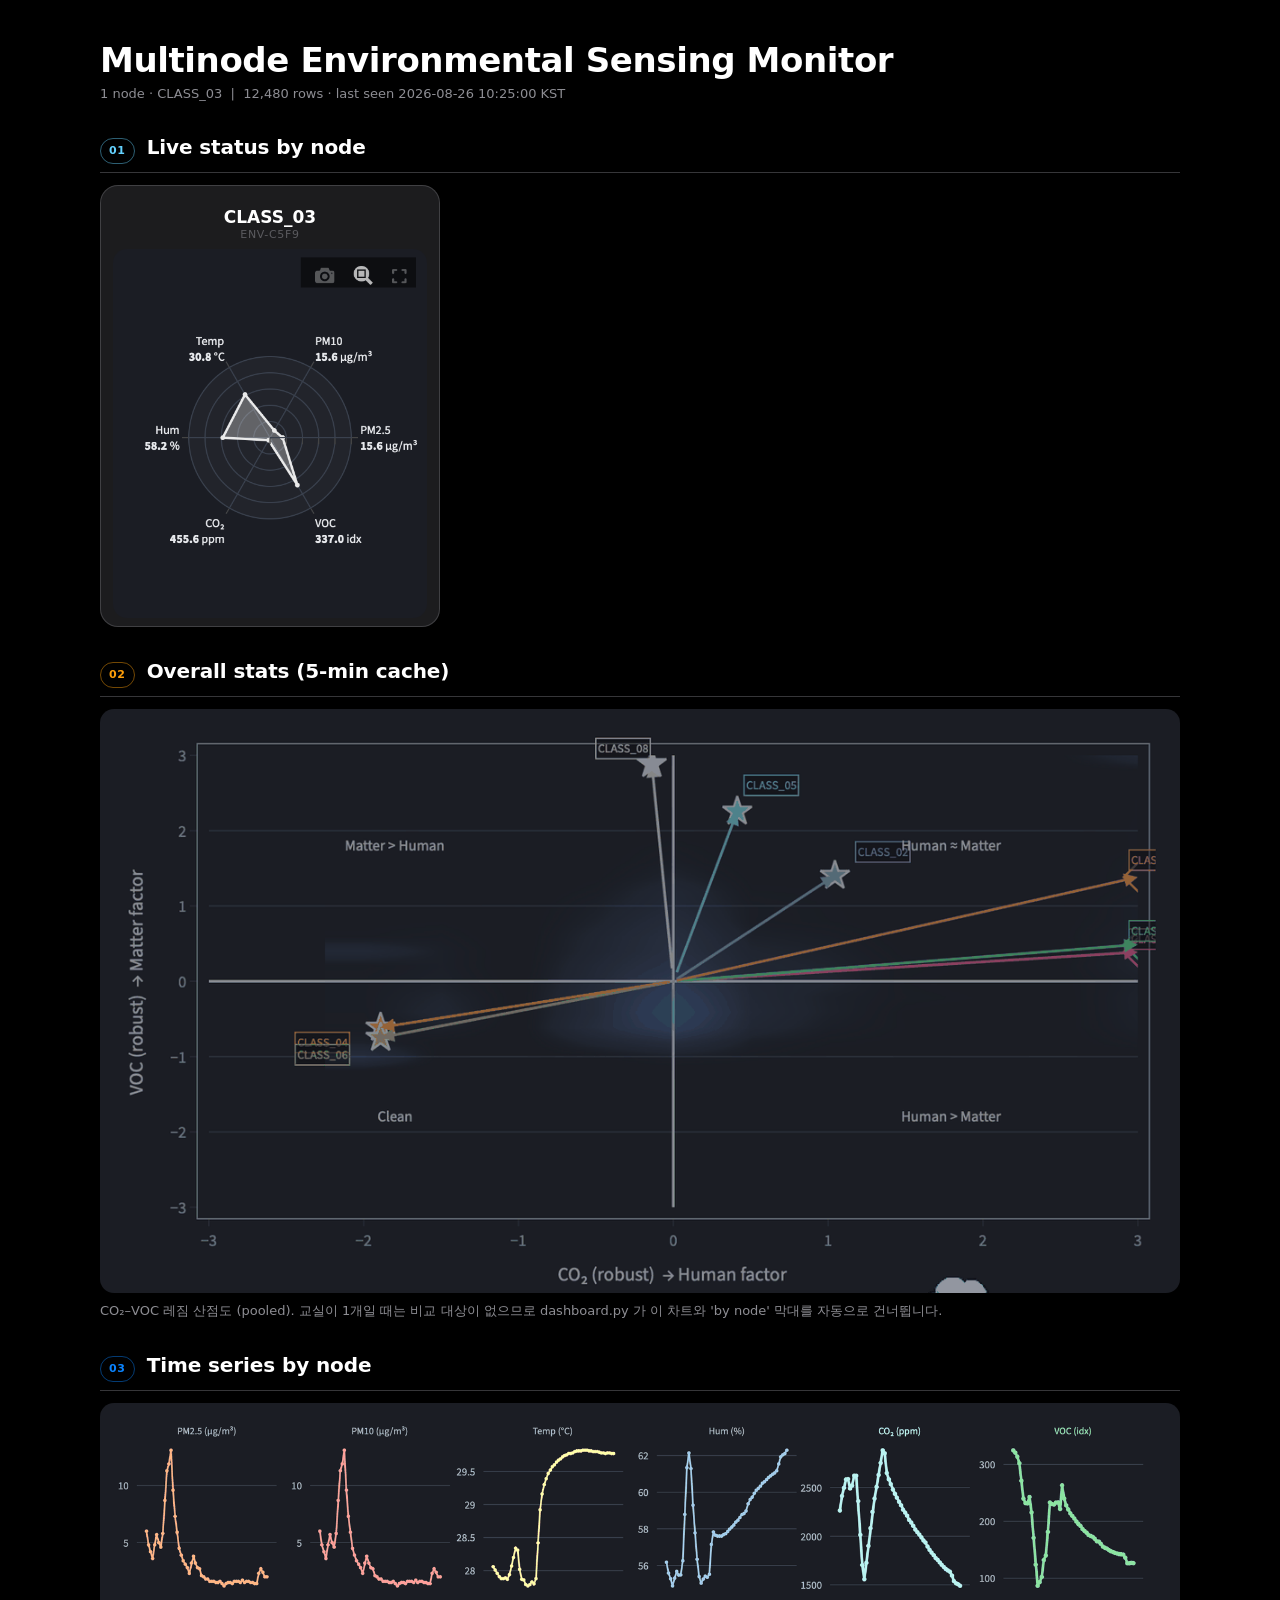
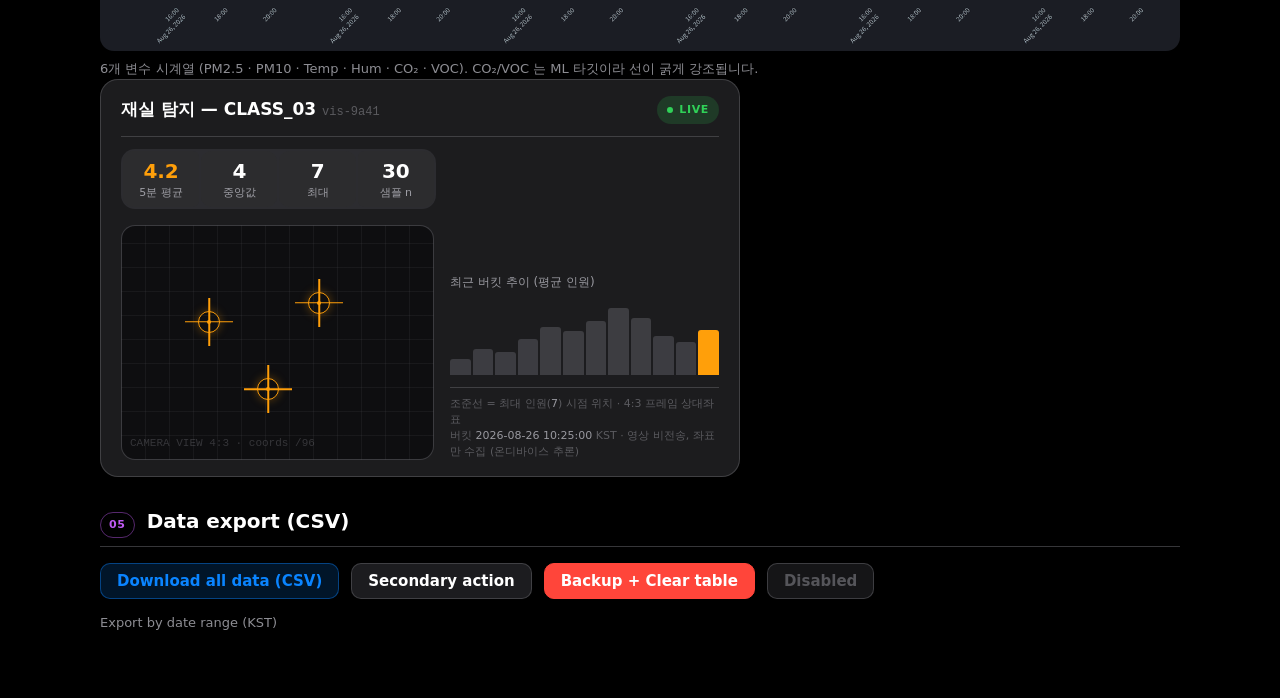
<file: docs/preview.html>
<!DOCTYPE html>
<html lang="ko">
<head>
<meta charset="utf-8">
<meta name="viewport" content="width=device-width, initial-scale=1">
<title>Sensing Monitor — design preview</title>
<!-- 이 파일은 tokens.css / app.css / vision_panel.css 를 인라인으로 복사한
     단독 실행용 프리뷰입니다. CSS를 수정하면 이 파일도 다시 만들어야 합니다.
     (실제 대시보드는 static/*.css 원본만 사용합니다) -->
<style>
/* ===== tokens.css ===== */
/* ============================================================
   tokens.css — Apple HIG design tokens (Dark appearance)
   단일 소스: app.css / vision_panel.css 모두 이 파일을 앞에 붙여 사용.
   Plotly 색상은 CSS를 읽지 못하므로 dashboard.py의 SYS dict가
   아래 시스템 컬러 값을 그대로 미러링한다. 값 변경 시 양쪽 동기화 필요.
   ============================================================ */

:root {
  /* ── System colors (iOS/macOS Dark) ───────────────────────── */
  --sys-blue:    #0A84FF;
  --sys-green:   #30D158;
  --sys-indigo:  #5E5CE6;
  --sys-mint:    #63E6E2;
  --sys-orange:  #FF9F0A;
  --sys-pink:    #FF375F;
  --sys-purple:  #BF5AF2;
  --sys-red:     #FF453A;
  --sys-teal:    #64D2FF;
  --sys-yellow:  #FFD60A;
  --sys-brown:   #AC8E68;
  --sys-gray:    #98989D;

  /* ── Backgrounds (grouped, dark) ──────────────────────────── */
  --bg-base:       #000000;
  --bg-elevated:   #1C1C1E;
  --bg-elevated-2: #2C2C2E;
  --bg-elevated-3: #3A3A3C;

  /* ── Fills (컨트롤 배경) ──────────────────────────────────── */
  --fill-primary:    rgba(120, 120, 128, 0.36);
  --fill-secondary:  rgba(120, 120, 128, 0.32);
  --fill-tertiary:   rgba(118, 118, 128, 0.24);
  --fill-quaternary: rgba(116, 116, 128, 0.18);

  /* ── Labels (vibrancy hierarchy) ──────────────────────────── */
  --label-primary:    #FFFFFF;
  --label-secondary:  rgba(235, 235, 245, 0.60);
  --label-tertiary:   rgba(235, 235, 245, 0.30);
  --label-quaternary: rgba(235, 235, 245, 0.18);

  /* ── Separators ───────────────────────────────────────────── */
  --separator:        rgba(84, 84, 88, 0.65);
  --separator-opaque: #38383A;

  /* ── Materials (반투명 + 블러) ─────────────────────────────── */
  --material-thin:    rgba(44, 44, 46, 0.62);
  --material-regular: rgba(28, 28, 30, 0.78);
  --material-thick:   rgba(28, 28, 30, 0.92);
  --material-blur:    saturate(180%) blur(20px);

  /* ── Typography — SF Pro 우선, 한글은 Apple SD Gothic Neo ──── */
  --font-text: -apple-system, BlinkMacSystemFont, "SF Pro Text", "SF Pro Display",
               "Apple SD Gothic Neo", "Pretendard Variable", Pretendard,
               "Malgun Gothic", system-ui, sans-serif;
  --font-mono: ui-monospace, "SF Mono", SFMono-Regular, Menlo, monospace;

  /* HIG 타입 스케일: size / line-height / tracking */
  --t-large-title: 34px;  --lh-large-title: 41px;  --tr-large-title: -0.4px;
  --t-title1:      28px;  --lh-title1:      34px;  --tr-title1:      -0.3px;
  --t-title2:      22px;  --lh-title2:      28px;  --tr-title2:      -0.2px;
  --t-title3:      20px;  --lh-title3:      25px;  --tr-title3:      -0.1px;
  --t-headline:    17px;  --lh-headline:    22px;
  --t-body:        17px;  --lh-body:        22px;
  --t-callout:     16px;  --lh-callout:     21px;
  --t-subhead:     15px;  --lh-subhead:     20px;
  --t-footnote:    13px;  --lh-footnote:    18px;
  --t-caption1:    12px;  --lh-caption1:    16px;
  --t-caption2:    11px;  --lh-caption2:    13px;

  --w-regular:  400;
  --w-medium:   500;
  --w-semibold: 600;
  --w-bold:     700;

  /* ── Spacing — 4pt 그리드 ─────────────────────────────────── */
  --sp-1: 4px;  --sp-2: 8px;  --sp-3: 12px; --sp-4: 16px;
  --sp-5: 20px; --sp-6: 24px; --sp-8: 32px; --sp-10: 40px;

  /* ── Corner radius (continuous corner 근사) ───────────────── */
  --r-xs:   6px;
  --r-sm:   8px;
  --r-md:  10px;
  --r-lg:  14px;
  --r-xl:  18px;
  --r-2xl: 22px;
  --r-cap: 980px;   /* capsule */

  /* ── Elevation ────────────────────────────────────────────── */
  --shadow-1: 0 1px 2px rgba(0, 0, 0, 0.40);
  --shadow-2: 0 4px 16px rgba(0, 0, 0, 0.45);
  --shadow-3: 0 12px 32px rgba(0, 0, 0, 0.55);

  /* ── Motion ───────────────────────────────────────────────── */
  --ease-standard: cubic-bezier(0.25, 0.1, 0.25, 1);
  --ease-out-sheet: cubic-bezier(0.32, 0.72, 0, 1);
  --dur-fast: 150ms;
  --dur-base: 250ms;
  --dur-slow: 400ms;

  /* ── Semantic (공기질 등급) ───────────────────────────────── */
  --grade-good:     var(--sys-green);
  --grade-moderate: var(--sys-yellow);
  --grade-bad:      var(--sys-red);
  --accent:         var(--sys-blue);
  --accent-vision:  var(--sys-orange);
}

/* 접근성: 시스템 모션 감소 설정 존중 (HIG - Motion) */
@media (prefers-reduced-motion: reduce) {
  *, *::before, *::after {
    animation-duration: 0.001ms !important;
    animation-iteration-count: 1 !important;
    transition-duration: 0.001ms !important;
  }
}

/* ===== app.css ===== */
/* ============================================================
   app.css — Streamlit 본문(부모 문서) 스타일 · Apple HIG
   dashboard.py 에서 tokens.css 와 함께 <style>로 주입된다.
   (components.html 은 iframe 이라 이 파일이 적용되지 않음 →
    비전 패널은 vision_panel.css 를 따로 사용)
   ============================================================ */

/* ── 1. 캔버스 ────────────────────────────────────────────── */
.stApp {
  background: var(--bg-base);
  color: var(--label-primary);
  font-family: var(--font-text);
  -webkit-font-smoothing: antialiased;
  -moz-osx-font-smoothing: grayscale;
}

.stApp > header {                    /* Streamlit 기본 툴바 → 반투명 머티리얼 */
  background: var(--material-regular);
  -webkit-backdrop-filter: var(--material-blur);
  backdrop-filter: var(--material-blur);
  border-bottom: 1px solid var(--separator);
}

section[data-testid="stSidebar"] {
  background: var(--bg-elevated);
  border-right: 1px solid var(--separator);
}

.block-container {
  padding-top: var(--sp-8);
  padding-bottom: var(--sp-10);
  max-width: 1600px;
}

/* ── 2. 타이포그래피 ──────────────────────────────────────── */
.stApp, .stMarkdown, p, span, label, li {
  font-size: var(--t-subhead);
  line-height: var(--lh-subhead);
  color: var(--label-primary);
}

.app-title {
  font-size: var(--t-large-title);
  line-height: var(--lh-large-title);
  letter-spacing: var(--tr-large-title);
  font-weight: var(--w-bold);
  color: var(--label-primary);
  margin: 0 0 var(--sp-1);
}

.app-subtitle {                       /* 노드 수 / 행 수 / 최종 수신 */
  font-size: var(--t-footnote);
  line-height: var(--lh-footnote);
  color: var(--label-secondary);
  font-variant-numeric: tabular-nums;
  margin: 0 0 var(--sp-6);
}

/* 섹션 헤더 — 대문자 eyebrow + Title 3, HIG의 그룹 헤더 패턴 */
.sec-h {
  display: flex;
  align-items: baseline;
  gap: var(--sp-3);
  margin: var(--sp-8) 0 var(--sp-3);
  padding-bottom: var(--sp-2);
  border-bottom: 1px solid var(--separator);
}
.sec-h__index {
  font-size: var(--t-caption2);
  font-weight: var(--w-semibold);
  letter-spacing: 0.06em;
  text-transform: uppercase;
  color: var(--label-tertiary);
  font-variant-numeric: tabular-nums;
  padding: 2px var(--sp-2);
  border: 1px solid var(--separator);
  border-radius: var(--r-cap);
  flex: 0 0 auto;
}
.sec-h__title {
  font-size: var(--t-title3);
  line-height: var(--lh-title3);
  letter-spacing: var(--tr-title3);
  font-weight: var(--w-semibold);
  color: var(--label-primary);
}
.sec-h__accent { color: var(--accent); }   /* 섹션별 틴트 (인라인 var 로 덮어씀) */

.field-label {
  font-size: var(--t-footnote);
  font-weight: var(--w-medium);
  color: var(--label-secondary);
  margin: var(--sp-4) 0 var(--sp-1);
}

/* ── 3. 카드 (st.container(border=True)) ──────────────────── */
div[data-testid="stVerticalBlockBorderWrapper"] {
  background: var(--bg-elevated);
  border: 1px solid var(--separator);
  border-radius: var(--r-xl);
  box-shadow: var(--shadow-1);
  transition: transform var(--dur-base) var(--ease-standard),
              box-shadow var(--dur-base) var(--ease-standard);
}
div[data-testid="stVerticalBlockBorderWrapper"]:hover {
  transform: translateY(-1px);
  box-shadow: var(--shadow-2);
}

.node-card__title {
  text-align: center;
  font-size: var(--t-headline);
  line-height: var(--lh-headline);
  font-weight: var(--w-semibold);
  color: var(--label-primary);
  margin: var(--sp-1) 0 0;
}
.node-card__sub {
  text-align: center;
  font-size: var(--t-caption2);
  letter-spacing: 0.06em;
  text-transform: uppercase;
  color: var(--label-tertiary);
  margin-bottom: var(--sp-2);
}

/* ── 4. 버튼 — filled / capsule (HIG Buttons) ─────────────── */
.stButton > button,
.stDownloadButton > button {
  font-family: var(--font-text);
  font-size: var(--t-subhead);
  font-weight: var(--w-semibold);
  color: var(--label-primary);
  background: var(--fill-tertiary);
  border: 1px solid var(--separator);
  border-radius: var(--r-md);
  min-height: 36px;
  padding: 0 var(--sp-4);
  transition: background var(--dur-fast) var(--ease-standard),
              transform var(--dur-fast) var(--ease-standard);
}
.stButton > button:hover,
.stDownloadButton > button:hover {
  background: var(--fill-secondary);
  border-color: var(--separator-opaque);
  color: var(--label-primary);
}
.stButton > button:active,
.stDownloadButton > button:active { transform: scale(0.98); }

.stDownloadButton > button {         /* 다운로드 = 주요 액션 → tinted */
  background: rgba(10, 132, 255, 0.16);
  border-color: rgba(10, 132, 255, 0.42);
  color: var(--sys-blue);
}
.stDownloadButton > button:hover {
  background: rgba(10, 132, 255, 0.26);
  color: var(--sys-blue);
}

.stButton > button[kind="primary"] { /* 파괴적 액션(초기화) = destructive */
  background: var(--sys-red);
  border-color: var(--sys-red);
  color: #FFFFFF;
}
.stButton > button[kind="primary"]:hover { filter: brightness(1.08); }

.stButton > button:disabled,
.stDownloadButton > button:disabled {
  background: var(--fill-quaternary);
  border-color: var(--separator);
  color: var(--label-tertiary);
}

/* ── 5. 폼 컨트롤 ─────────────────────────────────────────── */
div[data-baseweb="select"] > div,
div[data-baseweb="input"] {
  background: var(--fill-tertiary) !important;
  border: 1px solid var(--separator) !important;
  border-radius: var(--r-md) !important;
  min-height: 36px;
  font-size: var(--t-subhead);
  transition: border-color var(--dur-fast) var(--ease-standard);
}
div[data-baseweb="select"] > div:hover,
div[data-baseweb="input"]:hover { border-color: var(--separator-opaque) !important; }

div[data-baseweb="popover"] ul {
  background: var(--material-thick);
  -webkit-backdrop-filter: var(--material-blur);
  backdrop-filter: var(--material-blur);
  border: 1px solid var(--separator);
  border-radius: var(--r-lg);
  box-shadow: var(--shadow-3);
}

.stCheckbox [data-baseweb="checkbox"] div[data-checked="true"] {
  background: var(--sys-blue) !important;
  border-color: var(--sys-blue) !important;
}

/* 포커스 링 — 키보드 접근성 (HIG Focus) */
:focus-visible {
  outline: 3px solid rgba(10, 132, 255, 0.65);
  outline-offset: 2px;
  border-radius: var(--r-sm);
}

/* ── 6. 알림 / 확장 패널 ──────────────────────────────────── */
div[data-testid="stAlert"] {
  background: var(--bg-elevated);
  border: 1px solid var(--separator);
  border-radius: var(--r-lg);
  font-size: var(--t-footnote);
}
details[data-testid="stExpander"],
div[data-testid="stExpander"] {
  background: var(--bg-elevated);
  border: 1px solid var(--separator) !important;
  border-radius: var(--r-lg) !important;
  overflow: hidden;
}

/* ── 7. 표 · 캡션 ─────────────────────────────────────────── */
div[data-testid="stDataFrame"] {
  border: 1px solid var(--separator);
  border-radius: var(--r-lg);
  overflow: hidden;
}
div[data-testid="stDataFrame"] * { font-variant-numeric: tabular-nums; }

div[data-testid="stCaptionContainer"], .stCaption, small {
  font-size: var(--t-footnote) !important;
  line-height: var(--lh-footnote);
  color: var(--label-secondary) !important;
}

/* ── 8. 차트 컨테이너 ─────────────────────────────────────── */
div[data-testid="stPlotlyChart"] {
  border-radius: var(--r-lg);
  overflow: hidden;
}

/* ── 9. 스크롤바 ──────────────────────────────────────────── */
::-webkit-scrollbar { width: 10px; height: 10px; }
::-webkit-scrollbar-track { background: transparent; }
::-webkit-scrollbar-thumb {
  background: var(--fill-primary);
  border: 2px solid transparent;
  background-clip: content-box;
  border-radius: var(--r-cap);
}
::-webkit-scrollbar-thumb:hover { background: var(--fill-secondary); background-clip: content-box; }

/* ── 10. 반응형 (Compact width) ───────────────────────────── */
@media (max-width: 820px) {
  .app-title { font-size: var(--t-title1); line-height: var(--lh-title1); }
  .sec-h__title { font-size: var(--t-title3); }
  .block-container { padding-top: var(--sp-5); }
}

/* ── 11. 섹션 틴트 (header(index, title, tone) 의 tone 모디파이어) ──
   Python 은 tone 이름만 넘기고, 실제 색은 여기서만 정한다. */
.sec-h--overview .sec-h__index { color: var(--sys-teal);   border-color: rgba(100, 210, 255, 0.45); }
.sec-h--stats    .sec-h__index { color: var(--sys-orange); border-color: rgba(255, 159, 10, 0.45); }
.sec-h--ts       .sec-h__index { color: var(--sys-blue);   border-color: rgba(10, 132, 255, 0.45); }
.sec-h--export   .sec-h__index { color: var(--sys-purple); border-color: rgba(191, 90, 242, 0.45); }

/* ===== vision_panel.css ===== */
/* ============================================================
   vision_panel.css — 재실 탐지 패널 (components.html iframe 전용)
   iframe 은 부모 문서 CSS 를 상속하지 않으므로 tokens.css 와 함께
   이 파일을 통째로 주입한다. iframe 뒤에는 블러할 배경이 없어
   머티리얼 대신 불투명 elevated 배경을 쓴다.
   ============================================================ */

html, body {
  margin: 0;
  padding: 0;
  background: transparent;
}

.vp {
  font-family: var(--font-text);
  -webkit-font-smoothing: antialiased;
  background: var(--bg-elevated);
  border: 1px solid var(--separator);
  border-radius: var(--r-xl);
  box-shadow: var(--shadow-1);
  padding: var(--sp-4) var(--sp-5) var(--sp-4);
  color: var(--label-primary);
}

/* ── 헤더 ─────────────────────────────────────────────────── */
.vp__hd {
  display: flex;
  justify-content: space-between;
  align-items: center;
  gap: var(--sp-3);
  padding-bottom: var(--sp-3);
  border-bottom: 1px solid var(--separator);
}
.vp__title {
  font-size: var(--t-headline);
  line-height: var(--lh-headline);
  font-weight: var(--w-semibold);
}
.vp__node {
  font-size: var(--t-caption1);
  font-weight: var(--w-regular);
  color: var(--label-tertiary);
  font-family: var(--font-mono);
}

/* 상태 배지 — capsule + 점 (HIG Status) */
.vp__status {
  display: inline-flex;
  align-items: center;
  gap: 6px;
  flex: 0 0 auto;
  font-size: var(--t-caption2);
  font-weight: var(--w-semibold);
  letter-spacing: 0.06em;
  padding: 4px 10px;
  border-radius: var(--r-cap);
  background: rgba(48, 209, 88, 0.16);
  color: var(--sys-green);
}
.vp__status::before {
  content: "";
  width: 6px; height: 6px;
  border-radius: 50%;
  background: currentColor;
  animation: vp-pulse 2s var(--ease-standard) infinite;
}
.vp__status--stale {
  background: rgba(255, 159, 10, 0.16);
  color: var(--sys-orange);
}
.vp__status--stale::before { animation: none; }

@keyframes vp-pulse {
  0%, 100% { opacity: 1; transform: scale(1); }
  50%      { opacity: 0.35; transform: scale(0.82); }
}

/* ── 통계 칩 — segmented control 느낌의 4분할 ─────────────── */
.vp__chips {
  display: grid;
  grid-template-columns: repeat(4, 1fr);
  gap: 2px;
  margin: var(--sp-3) 0 var(--sp-4);
  padding: 2px;
  background: var(--fill-quaternary);
  border-radius: var(--r-lg);
  width: clamp(288px, 52%, 380px);
}
.vp__chip {
  background: var(--bg-elevated-2);
  border-radius: var(--r-md);
  padding: var(--sp-2) var(--sp-1);
  text-align: center;
  min-width: 0;
}
.vp__chip:first-child { border-radius: var(--r-md) var(--r-xs) var(--r-xs) var(--r-md); }
.vp__chip:last-child  { border-radius: var(--r-xs) var(--r-md) var(--r-md) var(--r-xs); }
.vp__chip-value {
  font-size: var(--t-title3);
  line-height: var(--lh-title3);
  font-weight: var(--w-bold);
  font-variant-numeric: tabular-nums;
  letter-spacing: var(--tr-title3);
}
.vp__chip--accent .vp__chip-value { color: var(--accent-vision); }
.vp__chip-label {
  font-size: var(--t-caption2);
  line-height: var(--lh-caption2);
  color: var(--label-secondary);
  margin-top: 2px;
}

/* ── 맵 + 사이드 ──────────────────────────────────────────── */
.vp__maprow {
  display: flex;
  gap: var(--sp-4);
  align-items: stretch;
}

.vp__map {
  position: relative;
  flex: 0 0 clamp(288px, 52%, 380px);
  aspect-ratio: 4 / 3;
  background-color: #0E0E10;
  border: 1px solid var(--separator);
  border-radius: var(--r-lg);
  overflow: hidden;
  background-image:
    repeating-linear-gradient(0deg,  transparent, transparent 23px, rgba(84,84,88,0.30) 24px),
    repeating-linear-gradient(90deg, transparent, transparent 23px, rgba(84,84,88,0.30) 24px);
}
.vp__map-tag {
  position: absolute;
  left: var(--sp-2);
  bottom: 6px;
  font-size: var(--t-caption2);
  font-family: var(--font-mono);
  color: var(--label-quaternary);
}
.vp__map-empty {
  position: absolute;
  inset: 0;
  display: flex;
  align-items: center;
  justify-content: center;
  font-size: var(--t-caption1);
  color: var(--label-tertiary);
}

/* 조준선 — 시스템 오렌지, 은은한 호흡형 페이드 */
.vp__ch {
  position: absolute;
  width: 40px; height: 40px;
  transform: translate(-50%, -50%);
  animation: vp-blink 1.6s var(--ease-standard) infinite;
}
.vp__ch::before,
.vp__ch::after {
  content: "";
  position: absolute;
  background: var(--accent-vision);
}
.vp__ch::before { left: 50%; top: -4px; bottom: -4px; width: 1.5px; transform: translateX(-50%); }
.vp__ch::after  { top: 50%; left: -4px; right: -4px; height: 1.5px; transform: translateY(-50%); }
.vp__ch-ring {
  position: absolute;
  inset: 9px;
  border: 1.5px solid var(--accent-vision);
  border-radius: 50%;
  box-shadow: 0 0 10px rgba(255, 159, 10, 0.35);
}
.vp__ch-dot {
  position: absolute;
  left: 50%; top: 50%;
  width: 4px; height: 4px;
  background: var(--accent-vision);
  border-radius: 50%;
  transform: translate(-50%, -50%);
}
@keyframes vp-blink {
  0%, 100% { opacity: 1; }
  50%      { opacity: 0.28; }
}

/* 사이드 — 최근 버킷 추이 */
.vp__side {
  flex: 1;
  display: flex;
  flex-direction: column;
  justify-content: flex-end;
  min-width: 0;
}
.vp__cap {
  font-size: var(--t-caption1);
  color: var(--label-secondary);
  margin-bottom: var(--sp-2);
}
.vp__bars {
  display: flex;
  align-items: flex-end;
  gap: 2px;
  height: 76px;
}
.vp__bars i {
  flex: 1;
  min-height: 2px;
  background: var(--fill-primary);
  border-radius: 3px 3px 0 0;
  transition: height var(--dur-slow) var(--ease-out-sheet);
}
.vp__bars i.is-now { background: var(--accent-vision); }

.vp__ft {
  font-size: var(--t-caption2);
  line-height: 1.45;
  color: var(--label-tertiary);
  margin-top: var(--sp-3);
  padding-top: var(--sp-2);
  border-top: 1px solid var(--separator);
}
.vp__ft b { color: var(--label-secondary); font-weight: var(--w-medium); }

/* 좁은 폭에서는 맵과 사이드를 세로로 */
@media (max-width: 560px) {
  .vp__maprow { flex-direction: column; }
  .vp__map, .vp__chips { flex: 1 1 auto; width: 100%; }
}

</style>
<style>
  /* 프리뷰 전용 레이아웃 (실제 앱에서는 Streamlit이 담당) */
  body { background: var(--bg-base); margin: 0; padding: 40px 32px 64px; font-family: var(--font-text); }
  .preview-wrap { max-width: 1080px; margin: 0 auto; }
  .preview-grid { display: grid; grid-template-columns: repeat(auto-fit, minmax(220px, 1fr)); gap: 16px; }
  .preview-row { display: flex; gap: 12px; flex-wrap: wrap; margin-top: 16px; }
  .preview-chart { width: 100%; display: block; border-radius: var(--r-lg); }
  .preview-single { max-width: 340px; }
  .preview-note { font-size: var(--t-footnote); color: var(--label-secondary); margin: 8px 0 0; }
</style>
</head>
<body>
<div class="preview-wrap">

  <h1 class="app-title">Multinode Environmental Sensing Monitor</h1>
  <p class="app-subtitle">1 node · CLASS_03 &nbsp;|&nbsp; 12,480 rows · last seen 2026-08-26 10:25:00 KST</p>

  <div class="sec-h sec-h--overview">
    <span class="sec-h__index">01</span><span class="sec-h__title">Live status by node</span>
  </div>
  <div class="preview-grid preview-single">
    <div data-testid="stVerticalBlockBorderWrapper" style="padding:16px 12px 8px">
      <div class="node-card__title">CLASS_03</div>
      <div class="node-card__sub">env-c5f9</div>
      <img class="preview-chart" alt="node radar" src="[data-uri]">
    </div>
  </div>

  <div class="sec-h sec-h--stats">
    <span class="sec-h__index">02</span><span class="sec-h__title">Overall stats (5-min cache)</span>
  </div>
  <img class="preview-chart" alt="CO2-VOC regime scatter" src="[data-uri]">
  <p class="preview-note">CO₂–VOC 레짐 산점도 (pooled). 교실이 1개일 때는 비교 대상이 없으므로
     dashboard.py 가 이 차트와 'by node' 막대를 자동으로 건너뜁니다.</p>

  <div class="sec-h sec-h--ts">
    <span class="sec-h__index">03</span><span class="sec-h__title">Time series by node</span>
  </div>
  <img class="preview-chart" alt="6-variable time series" src="[data-uri]">
  <p class="preview-note">6개 변수 시계열 (PM2.5 · PM10 · Temp · Hum · CO₂ · VOC). CO₂/VOC 는 ML 타깃이라 선이 굵게 강조됩니다.</p>

  <!-- 비전 패널: 실제 앱과 동일한 마크업 (샘플 값) -->
  <div style="max-width:640px">
    <div class="vp">
      <div class="vp__hd">
        <div class="vp__title">재실 탐지 — CLASS_03 <span class="vp__node">vis-9a41</span></div>
        <span class="vp__status">LIVE</span>
      </div>
      <div class="vp__chips">
        <div class="vp__chip vp__chip--accent"><div class="vp__chip-value">4.2</div><div class="vp__chip-label">5분 평균</div></div>
        <div class="vp__chip"><div class="vp__chip-value">4</div><div class="vp__chip-label">중앙값</div></div>
        <div class="vp__chip"><div class="vp__chip-value">7</div><div class="vp__chip-label">최대</div></div>
        <div class="vp__chip"><div class="vp__chip-value">30</div><div class="vp__chip-label">샘플 n</div></div>
      </div>
      <div class="vp__maprow">
        <div class="vp__map">
          <div class="vp__ch" style="left:28.0%;top:41.0%"><span class="vp__ch-ring"></span><span class="vp__ch-dot"></span></div>
          <div class="vp__ch" style="left:63.5%;top:33.0%;animation-delay:.15s"><span class="vp__ch-ring"></span><span class="vp__ch-dot"></span></div>
          <div class="vp__ch" style="left:47.0%;top:70.0%;animation-delay:.30s"><span class="vp__ch-ring"></span><span class="vp__ch-dot"></span></div>
          <span class="vp__map-tag">CAMERA VIEW 4:3 · coords /96</span>
        </div>
        <div class="vp__side">
          <div class="vp__cap">최근 버킷 추이 (평균 인원)</div>
          <div class="vp__bars">
            <i style="height:22%"></i><i style="height:35%"></i><i style="height:31%"></i>
            <i style="height:48%"></i><i style="height:64%"></i><i style="height:58%"></i>
            <i style="height:71%"></i><i style="height:88%"></i><i style="height:76%"></i>
            <i style="height:52%"></i><i style="height:44%"></i><i class="is-now" style="height:60%"></i>
          </div>
          <div class="vp__ft">
            조준선 = 최대 인원(<b>7</b>) 시점 위치 · 4:3 프레임 상대좌표<br>
            버킷 <b>2026-08-26 10:25:00</b> KST · 영상 비전송, 좌표만 수집 (온디바이스 추론)
          </div>
        </div>
      </div>
    </div>
  </div>

  <div class="sec-h sec-h--export">
    <span class="sec-h__index">05</span><span class="sec-h__title">Data export (CSV)</span>
  </div>
  <div class="preview-row">
    <div class="stDownloadButton"><button>Download all data (CSV)</button></div>
    <div class="stButton"><button>Secondary action</button></div>
    <div class="stButton"><button kind="primary">Backup + Clear table</button></div>
    <div class="stButton"><button disabled>Disabled</button></div>
  </div>
  <div class="field-label">Export by date range (KST)</div>

</div>
</body>
</html>
</file>
